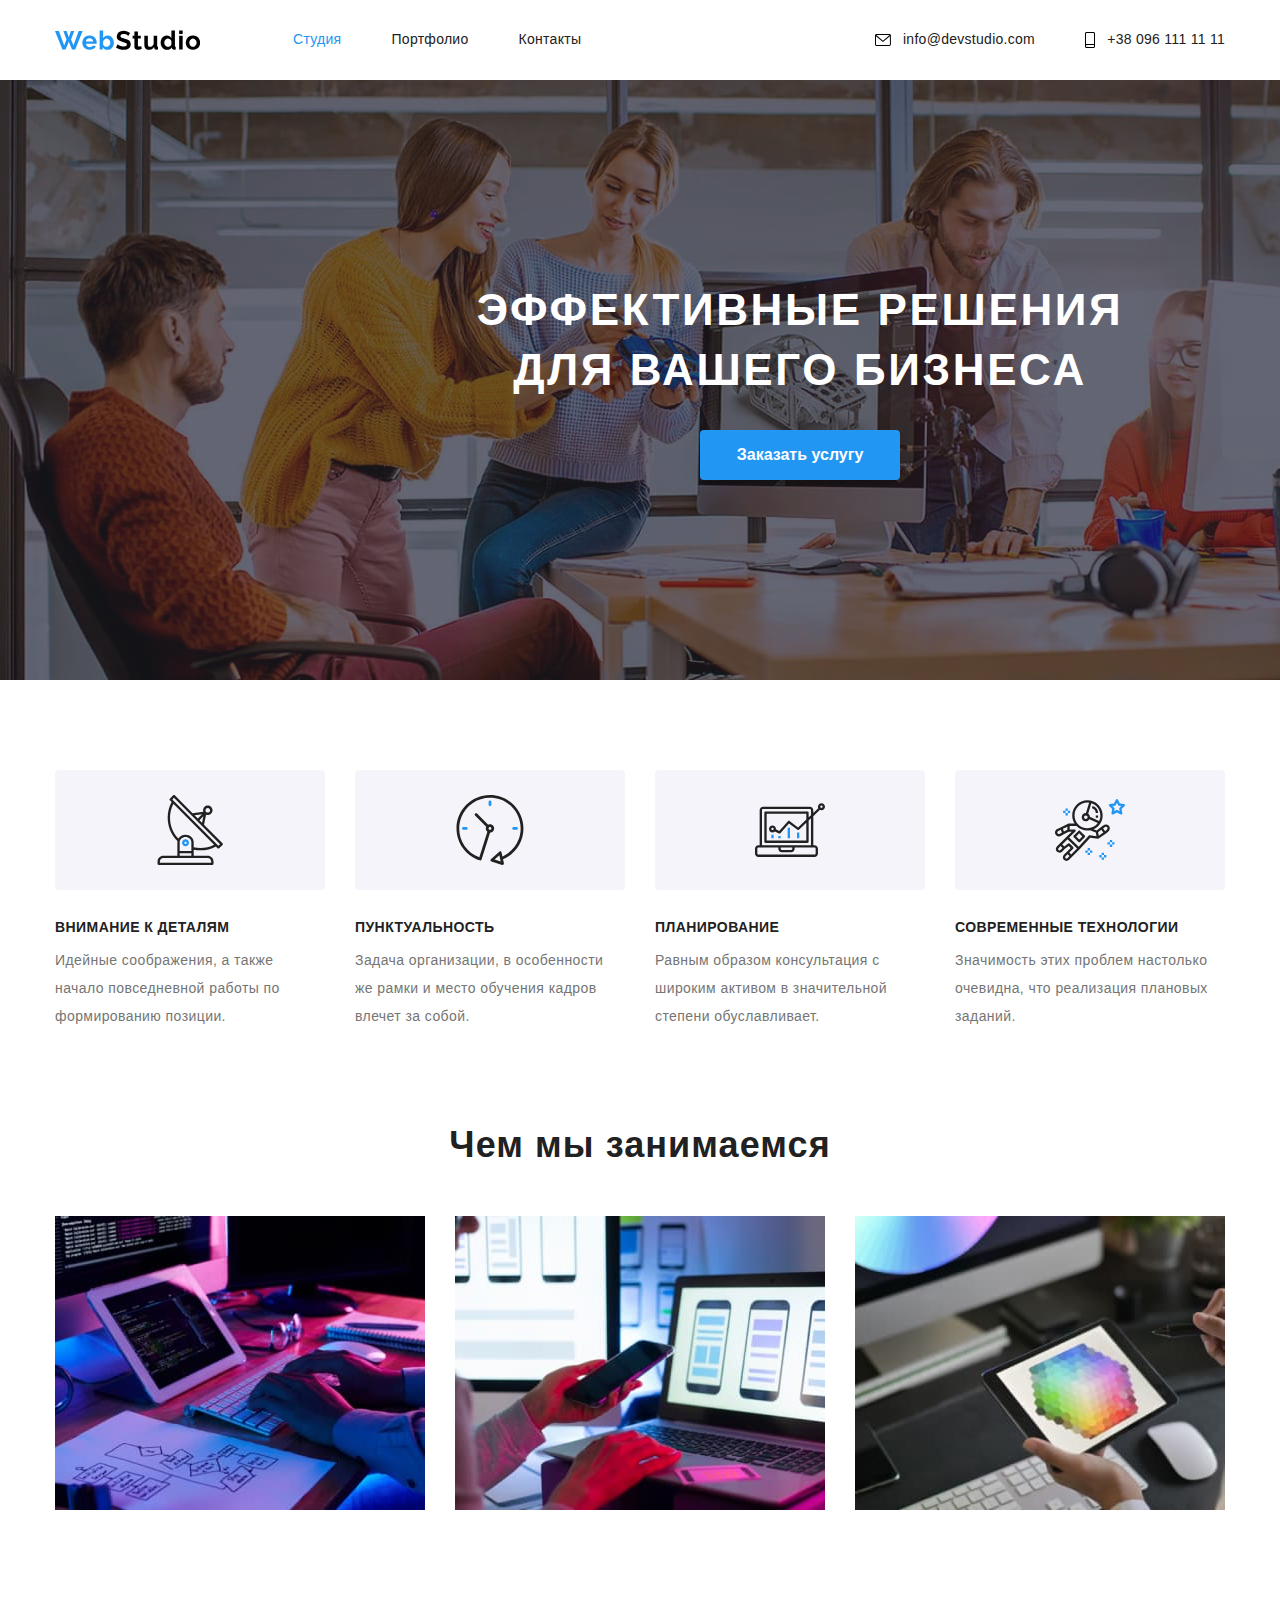
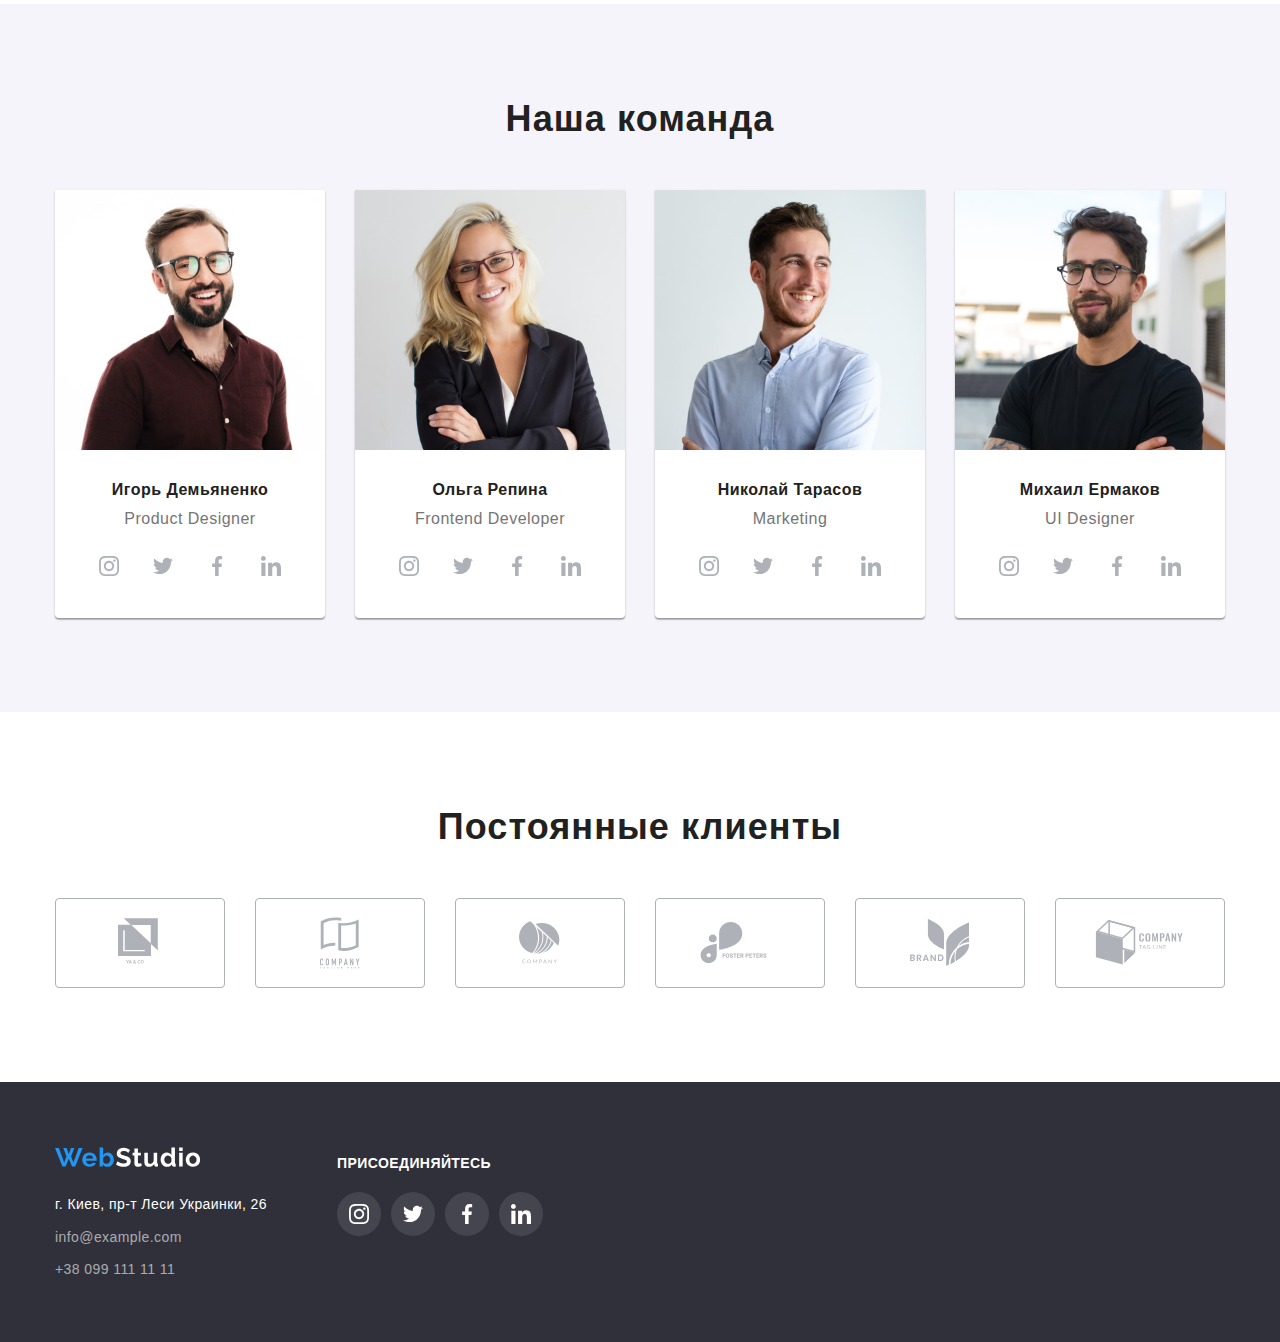
<file: index.html>
<!DOCTYPE html>
<html lang="ru">
  <head>
    <meta charset="utf-8" />
    <title>goit-markup-hw-04</title>

    <link rel="stylesheet" href="./css/style.css" />
  </head>

  <body>
    <!-- Header -->
    <header class="header">
      <div class="container">
        <nav class="main-nav">
          <a class="site-nav" href="./index.html">
            <svg class="icon icon-logo" width="145">
              <use href="./images/sprite.svg#icon-logo"></use>
            </svg>
          </a>

          <ul class="site-nav menu list">
            <li class="item">
              <a href="./index.html" class="link active">Студия</a>
            </li>
            <li class="item">
              <a href="./portfolio.html" class="link">Портфолио</a>
            </li>
            <li class="item"><a href="" class="link">Контакты</a></li>
          </ul>

          <ul class="site-nav contact list">
            <li class="item">
              <a href="mailto:info@devstudio.com" class="link envelope">
                <svg class="icon icon-envelope">
                  <use href="./images/sprite.svg#icon-envelope"></use>
                </svg>
                info@devstudio.com
              </a>
            </li>
            <li class="item">
              <a href="tel:+380961111111" class="link phone">
                <svg class="icon icon-smartphone" width="10px" hight="16px">
                  <use href="./images/sprite.svg#icon-smartphone"></use>
                </svg>
                +38 096 111 11 11
              </a>
            </li>
          </ul>
        </nav>
      </div>
    </header>

    <!-- Main -->
    <main class="main">
      <!-- основной блок с переходом на заказ услуг -->
      <section class="hero">
        <div class="container">
          <h1 class="title">Эффективные решения<br />для вашего бизнеса</h1>
          <a href="./index.html" class="button active">Заказать услугу</a>
        </div>
      </section>

      <!-- Преимущества -->
      <section class="features">
        <div class="container">
          <h2 class="section-title visually-hidden">Преимущества</h2>
          <ul class="features-list list">
            <li class="feature-item item">
              <div class="feature-icon">
                <svg class="icon icon-antena" width="70" height="70">
                  <use href="./images/sprite.svg#icon-antena"></use>
                </svg>
              </div>
              <h3 class="title">Внимание к деталям</h3>
              <p class="description">
                Идейные соображения, а также начало повседневной работы по
                формированию позиции.
              </p>
            </li>
            <li class="feature-item item">
              <div class="feature-icon">
                <svg class="icon icon-clock" width="70" height="70">
                  <use href="./images/sprite.svg#icon-clock"></use>
                </svg>
              </div>
              <h3 class="title">Пунктуальность</h3>
              <p class="description">
                Задача организации, в особенности же рамки и место обучения
                кадров влечет за собой.
              </p>
            </li>
            <li class="feature-item item">
              <div class="feature-icon">
                <svg class="icon icon-diagram" width="70" height="70">
                  <use href="./images/sprite.svg#icon-diagram"></use>
                </svg>
              </div>
              <h3 class="title">Планирование</h3>
              <p class="description">
                Равным образом консультация с широким активом в значительной
                степени обуславливает.
              </p>
            </li>
            <li class="feature-item item">
              <div class="feature-icon">
                <svg class="icon icon-astronaut" width="70" height="70">
                  <use href="./images/sprite.svg#icon-astronaut"></use>
                </svg>
              </div>
              <h3 class="title">Современные технологии</h3>
              <p class="description">
                Значимость этих проблем настолько очевидна, что реализация
                плановых заданий.
              </p>
            </li>
          </ul>
        </div>
      </section>

      <!-- Напрвления деятельности -->
      <section class="section we-doing">
        <div class="container">
          <h2 class="section-title">Чем мы занимаемся</h2>
          <ul class="we-doing-list list">
            <li class="item">
              <img
                class="image"
                src="./images/work_1.jpg"
                width="370"
                alt="пример работы 1"
              />
            </li>
            <li class="item">
              <img
                class="image"
                src="./images/work_2.jpg"
                width="370"
                alt="пример работы 2"
              />
            </li>
            <li class="item">
              <img
                class="image"
                src="./images/work_3.jpg"
                width="370"
                alt="пример работы 3"
              />
            </li>
          </ul>
        </div>
      </section>

      <!-- Камманда -->
      <section class="section command">
        <div class="container">
          <h2 class="section-title">Наша команда</h2>
          <ul class="command-list list">
            <li class="command-item item">
              <img
                class="image"
                src="./images/designer.jpg"
                width="270"
                alt="Игорь Демьяненко"
              />
              <p class="text primary">Игорь Демьяненко</p>
              <p class="text secondary">Product Designer</p>
              <ul class="command-list-icon list">
                <li class="command-icon item">
                  <a href="" class="icon">
                    <svg width="20" height="20">
                      <use href="./images/sprite.svg#icon-instagram"></use>
                    </svg>
                  </a>
                </li>
                <li class="command-icon item">
                  <a href="" class="icon">
                    <svg width="20" height="20">
                      <use href="./images/sprite.svg#icon-twitter"></use>
                    </svg>
                  </a>
                </li>
                <li class="command-icon item">
                  <a href="" class="icon">
                    <svg width="20" height="20">
                      <use href="./images/sprite.svg#icon-facebook"></use>
                    </svg>
                  </a>
                </li>
                <li class="command-icon item">
                  <a href="" class="icon">
                    <svg width="20" height="20">
                      <use href="./images/sprite.svg#icon-linkedin"></use>
                    </svg>
                  </a>
                </li>
              </ul>
            </li>
            <li class="command-item item">
              <img
                class="image"
                src="./images/developer.jpg"
                width="270"
                alt="Ольга Репина"
              />
              <p class="text primary">Ольга Репина</p>
              <p class="text secondary">Frontend Developer</p>
              <ul class="command-list-icon list">
                <li class="command-icon item">
                  <a href="" class="icon">
                    <svg width="20" height="20">
                      <use href="./images/sprite.svg#icon-instagram"></use>
                    </svg>
                  </a>
                </li>
                <li class="command-icon item">
                  <a href="" class="icon">
                    <svg width="20" height="20">
                      <use href="./images/sprite.svg#icon-twitter"></use>
                    </svg>
                  </a>
                </li>
                <li class="command-icon item">
                  <a href="" class="icon">
                    <svg width="20" height="20">
                      <use href="./images/sprite.svg#icon-facebook"></use>
                    </svg>
                  </a>
                </li>
                <li class="command-icon item">
                  <a href="" class="icon">
                    <svg width="20" height="20">
                      <use href="./images/sprite.svg#icon-linkedin"></use>
                    </svg>
                  </a>
                </li>
              </ul>
            </li>
            <li class="command-item item">
              <img
                class="image"
                src="./images/marketing.jpg"
                width="270"
                alt="Николай Тарасов"
              />
              <p class="text primary">Николай Тарасов</p>
              <p class="text secondary">Marketing</p>
              <ul class="command-list-icon list">
                <li class="command-icon item">
                  <a href="" class="icon">
                    <svg width="20" height="20">
                      <use href="./images/sprite.svg#icon-instagram"></use>
                    </svg>
                  </a>
                </li>
                <li class="command-icon item">
                  <a href="" class="icon">
                    <svg width="20" height="20">
                      <use href="./images/sprite.svg#icon-twitter"></use>
                    </svg>
                  </a>
                </li>
                <li class="command-icon item">
                  <a href="" class="icon">
                    <svg width="20" height="20">
                      <use href="./images/sprite.svg#icon-facebook"></use>
                    </svg>
                  </a>
                </li>
                <li class="command-icon item">
                  <a href="" class="icon">
                    <svg width="20" height="20">
                      <use href="./images/sprite.svg#icon-linkedin"></use>
                    </svg>
                  </a>
                </li>
              </ul>
            </li>
            <li class="command-item item">
              <img
                class="image"
                src="./images/ui_designer.jpg"
                width="270"
                alt="Михаил Ермаков"
              />
              <p class="text primary">Михаил Ермаков</p>
              <p class="text secondary">UI Designer</p>
              <ul class="command-list-icon list">
                <li class="command-icon item">
                  <a href="" class="icon">
                    <svg width="20" height="20">
                      <use href="./images/sprite.svg#icon-instagram"></use>
                    </svg>
                  </a>
                </li>
                <li class="command-icon item">
                  <a href="" class="icon">
                    <svg width="20" height="20">
                      <use href="./images/sprite.svg#icon-twitter"></use>
                    </svg>
                  </a>
                </li>
                <li class="command-icon item">
                  <a href="" class="icon">
                    <svg width="20" height="20">
                      <use href="./images/sprite.svg#icon-facebook"></use>
                    </svg>
                  </a>
                </li>
                <li class="command-icon item">
                  <a href="" class="icon">
                    <svg width="20" height="20">
                      <use href="./images/sprite.svg#icon-linkedin"></use>
                    </svg>
                  </a>
                </li>
              </ul>
            </li>
          </ul>
        </div>
      </section>

      <!-- Клиенты -->
      <section class="section clients">
        <div class="container">
          <h2 class="section-title">Постоянные клиенты</h2>
          <ul class="clients-list list">
            <li class="item">
              <a href="" class="clients-item link">
                <svg class="icon" width="44" height="49">
                  <use href="./images/sprite.svg#icon-client_1"></use>
                </svg>
              </a>
            </li>
            <li class="item">
              <a href="" class="clients-item link">
                <svg class="icon" width="40" height="52">
                  <use href="./images/sprite.svg#icon-client_2"></use>
                </svg>
              </a>
            </li>
            <li class="item">
              <a href="" class="clients-item link">
                <svg class="icon" width="41" height="43">
                  <use href="./images/sprite.svg#icon-client_3"></use>
                </svg>
              </a>
            </li>
            <li class="item">
              <a href="" class="clients-item link">
                <svg class="icon" width="80" height="42">
                  <use href="./images/sprite.svg#icon-client_4"></use>
                </svg>
              </a>
            </li>
            <li class="item">
              <a href="" class="clients-item link">
                <svg class="icon" width="59" height="47">
                  <use href="./images/sprite.svg#icon-client_5"></use>
                </svg>
              </a>
            </li>
            <li class="item">
              <a href="" class="clients-item link">
                <svg class="icon" width="89" height="45">
                  <use href="./images/sprite.svg#icon-client_6"></use>
                </svg>
              </a>
            </li>
          </ul>
        </div>
      </section>
    </main>

    <!-- Footer -->
    <!-- Координаты и как связаться -->
    <footer class="footer">
      <div class="container footer-list">
        <div class="footer-contact item">
          <a class="site-nav" href="./index.html">
            <svg class="logo icon icon-logo" width="145">
              <use href="./images/sprite.svg#icon-logo-invert"></use>
            </svg>
          </a>
          <address class="footer-address">
            <p class="item address">г. Киев, пр-т Леси Украинки, 26</p>
            <p class="item contact-us">info@example.com</p>
            <p class="item contact-us">+38 099 111 11 11</p>
          </address>
        </div>
        <div class="footer-join item">
          <p class="title">присоединяйтесь</p>
          <ul class="social-list list">
            <li class="list-item">
              <a href="" class="link-item">
                <svg class="icon" width="20" height="20">
                  <use href="./images/sprite.svg#icon-instagram"></use>
                </svg>
              </a>
            </li>
            <li class="list-item">
              <a href="" class="link-item">
                <svg class="icon" width="20" height="20">
                  <use href="./images/sprite.svg#icon-twitter"></use>
                </svg>
              </a>
            </li>
            <li class="list-item">
              <a href="" class="link-item">
                <svg class="icon" width="20" height="20">
                  <use href="./images/sprite.svg#icon-facebook"></use>
                </svg>
              </a>
            </li>
            <li class="list-item">
              <a href="" class="link-item">
                <svg class="icon" width="20" height="20">
                  <use href="./images/sprite.svg#icon-linkedin"></use>
                </svg>
              </a>
            </li>
          </ul>
        </div>
      </div>
    </footer>
  </body>
</html>
</file>
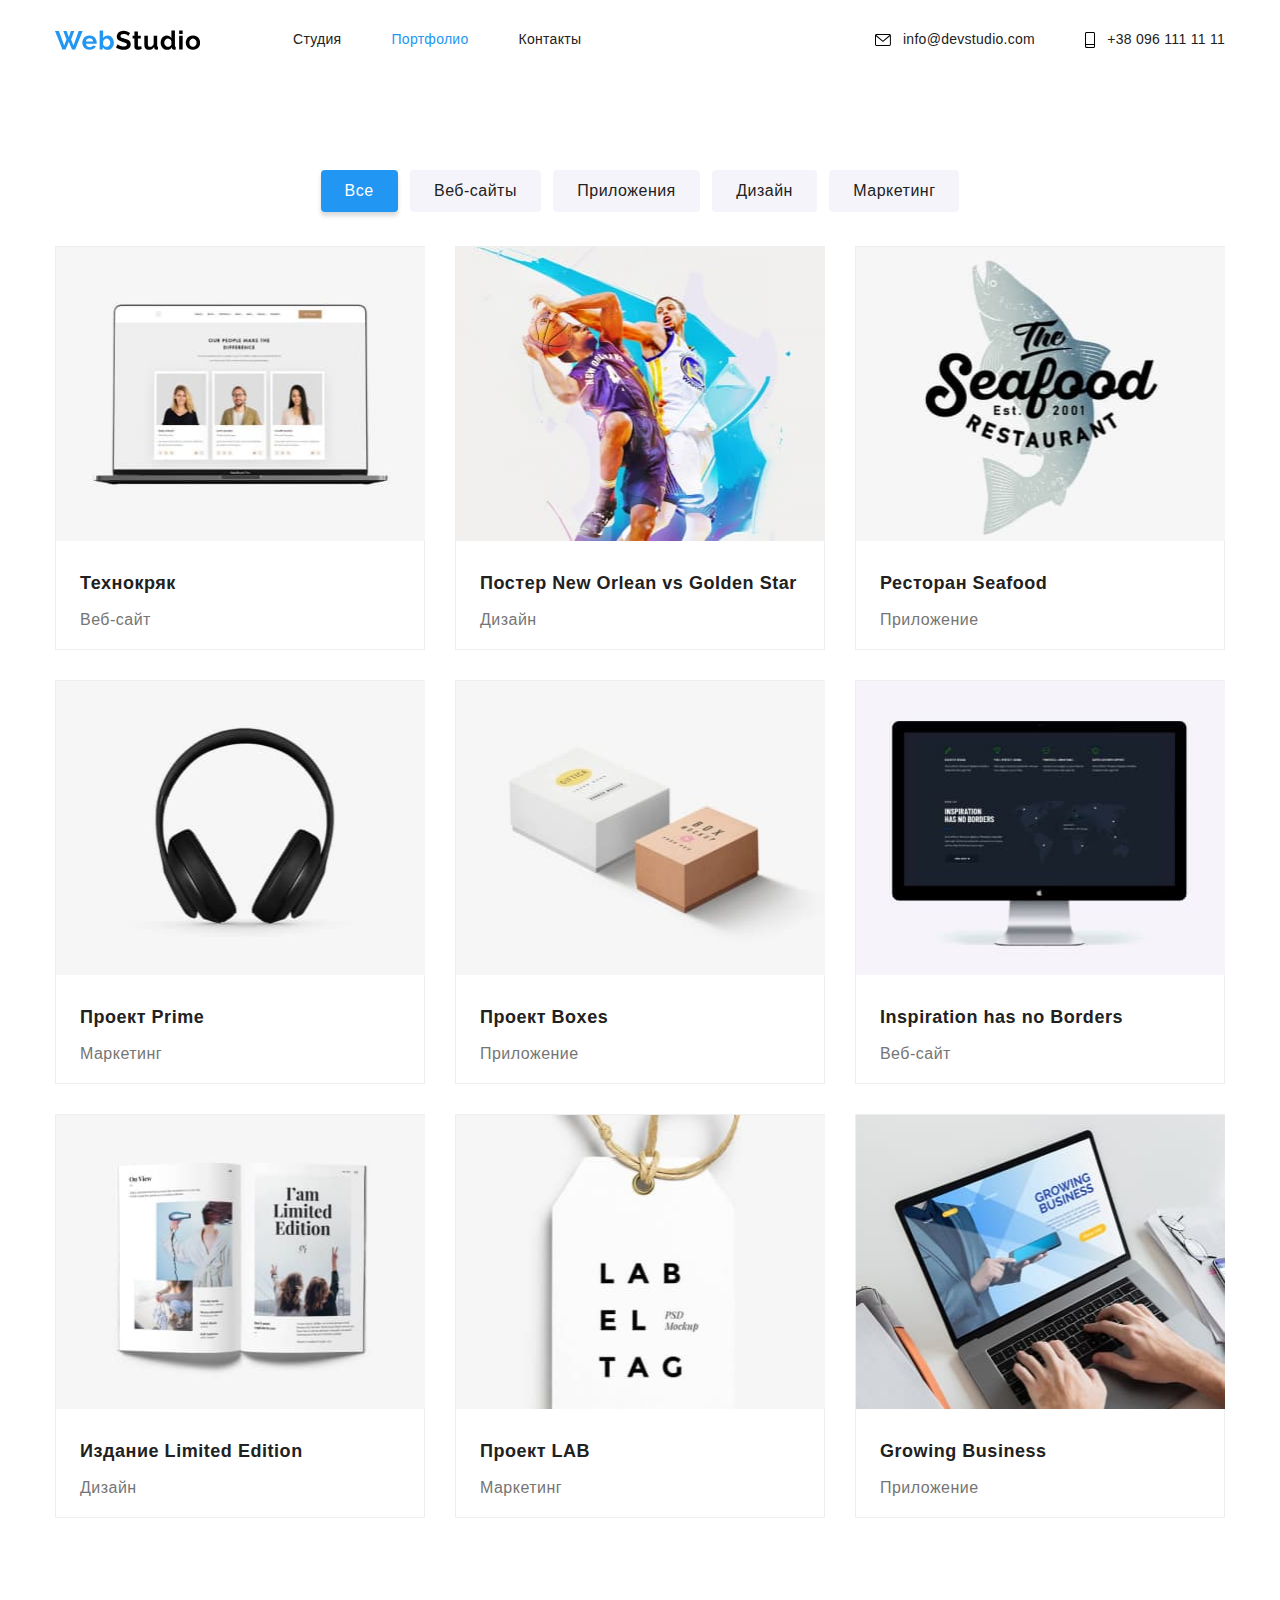
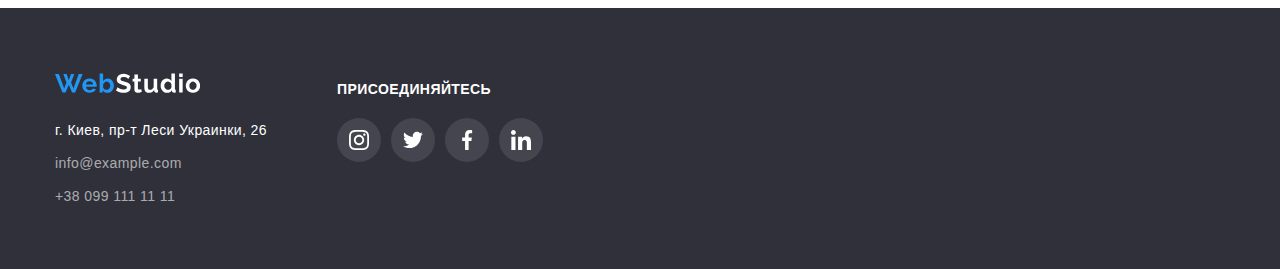
<file: portfolio.html>
<!DOCTYPE html>
<html lang="ru">
  <head>
    <meta charset="utf-8" />
    <title>goit-markup-hw-04</title>

    <link rel="stylesheet" href="./css/style.css" />
  </head>
  <body>
    <!-- Header -->
    <header class="header">
      <div class="container">
        <nav class="main-nav">
          <a class="site-nav" href="./index.html">
            <svg class="icon icon-logo" width="145">
              <use href="./images/sprite.svg#icon-logo"></use>
            </svg>
          </a>

          <ul class="site-nav menu list">
            <li class="item">
              <a href="./index.html" class="link">Студия</a>
            </li>
            <li class="item">
              <a href="./portfolio.html" class="link active">Портфолио</a>
            </li>
            <li class="item"><a href="" class="link">Контакты</a></li>
          </ul>

          <ul class="site-nav contact list">
            <li class="item">
              <a href="mailto:info@devstudio.com" class="link envelope">
                <svg class="icon icon-envelope">
                  <use href="./images/sprite.svg#icon-envelope"></use>
                </svg>
                info@devstudio.com
              </a>
            </li>
            <li class="item">
              <a href="tel:+380961111111" class="link phone">
                <svg class="icon icon-smartphone" width="10px" hight="16px">
                  <use href="./images/sprite.svg#icon-smartphone"></use>
                </svg>
                +38 096 111 11 11
              </a>
            </li>
          </ul>
        </nav>
      </div>
    </header>

    <!-- Main -->
    <main class="main page-secondary">
      <!-- Portfolio Section -->
      <section class="section">
        <h1 class="section-title visually-hidden">Портфолио</h1>

        <div class="container">
          <!-- Filters -->
          <nav>
            <ul class="filters list">
              <li>
                <button type="button" class="button filter active">Все</button>
                <button type="button" class="button filter">Веб-сайты</button>
                <button type="button" class="button filter">Приложения</button>
                <button type="button" class="button filter">Дизайн</button>
                <button type="button" class="button filter">Маркетинг</button>
              </li>
            </ul>
          </nav>

          <!-- Portfolio -->
          <ul class="portfolio list">
            <li class="item">
              <img
                class="img-item"
                src="./images/technokryak.jpg"
                width="369"
                height="294"
                alt="Технокряк"
              />
              <h2 class="portfolio-title">Технокряк</h2>
              <p class="portfolio-description">Веб-сайт</p>
            </li>
            <li class="item">
              <img
                class="img-item"
                src="./images/poster_star.jpg"
                width="369"
                height="294"
                alt="Постер New Orlean vs Golden Star"
              />
              <h2 class="portfolio-title">Постер New Orlean vs Golden Star</h2>
              <p class="portfolio-description">Дизайн</p>
            </li>
            <li class="item">
              <img
                class="img-item"
                src="./images/seafood.jpg"
                width="369"
                height="294"
                alt="Ресторан Seafood"
              />
              <h2 class="portfolio-title">Ресторан Seafood</h2>
              <p class="portfolio-description">Приложение</p>
            </li>
            <li class="item">
              <img
                class="img-item"
                src="./images/prime.jpg"
                width="369"
                height="294"
                alt="Проект Prime"
              />
              <h2 class="portfolio-title">Проект Prime</h2>
              <p class="portfolio-description">Маркетинг</p>
            </li>
            <li class="item">
              <img
                class="img-item"
                src="./images/boxes.jpg"
                width="369"
                height="294"
                alt="Проект Boxes"
              />
              <h2 class="portfolio-title">Проект Boxes</h2>
              <p class="portfolio-description">Приложение</p>
            </li>
            <li class="item">
              <img
                class="img-item"
                src="./images/inspiration.jpg"
                width="369"
                height="294"
                alt="Inspiration has no Borders"
              />
              <h2 class="portfolio-title">Inspiration has no Borders</h2>
              <p class="portfolio-description">Веб-сайт</p>
            </li>
            <li class="item">
              <img
                class="img-item"
                src="./images/limited_edition.jpg"
                width="369"
                height="294"
                alt="Издание Limited Edition"
              />
              <h2 class="portfolio-title">Издание Limited Edition</h2>
              <p class="portfolio-description">Дизайн</p>
            </li>
            <li class="item">
              <img
                class="img-item"
                src="./images/lab.jpg"
                width="369"
                height="294"
                alt="Проект LAB"
              />
              <h2 class="portfolio-title">Проект LAB</h2>
              <p class="portfolio-description">Маркетинг</p>
            </li>
            <li class="item">
              <img
                class="img-item"
                src="./images/growing_business.jpg"
                width="369"
                height="294"
                alt="Growing Business"
              />
              <h2 class="portfolio-title">Growing Business</h2>
              <p class="portfolio-description">Приложение</p>
            </li>
          </ul>
        </div>
      </section>
    </main>

    <!-- Footer -->
    <!-- Координаты и как связаться -->
    <footer class="footer">
      <div class="container footer-list">
        <div class="footer-contact item">
          <a class="site-nav" href="./index.html">
            <svg class="logo icon icon-logo" width="145">
              <use href="./images/sprite.svg#icon-logo-invert"></use>
            </svg>
          </a>
          <address class="footer-address">
            <p class="item address">г. Киев, пр-т Леси Украинки, 26</p>
            <p class="item contact-us">info@example.com</p>
            <p class="item contact-us">+38 099 111 11 11</p>
          </address>
        </div>
        <div class="footer-join item">
          <p class="title">присоединяйтесь</p>
          <ul class="social-list list">
            <li class="list-item">
              <a href="" class="link-item">
                <svg class="icon" width="20" height="20">
                  <use href="./images/sprite.svg#icon-instagram"></use>
                </svg>
              </a>
            </li>
            <li class="list-item">
              <a href="" class="link-item">
                <svg class="icon" width="20" height="20">
                  <use href="./images/sprite.svg#icon-twitter"></use>
                </svg>
              </a>
            </li>
            <li class="list-item">
              <a href="" class="link-item">
                <svg class="icon" width="20" height="20">
                  <use href="./images/sprite.svg#icon-facebook"></use>
                </svg>
              </a>
            </li>
            <li class="list-item">
              <a href="" class="link-item">
                <svg class="icon" width="20" height="20">
                  <use href="./images/sprite.svg#icon-linkedin"></use>
                </svg>
              </a>
            </li>
          </ul>
        </div>
      </div>
    </footer>
  </body>
</html>
</file>
<file: css/style.css>
html {
  box-sizing: border-box;
}

*,
*::before,
*::after {
  box-sizing: inherit;
}

/* ROOT Variables */

/* Primary color #757575 */
/* Secondary color #212121 */
/* Active color #2196f3 */
/* Primary background color #E5E5E5 */
/* Secondary background color #F5F4FA */

:root {
  --primary-text-color: #757575;
  --secondary-text-color: #212121;
  --active-color: #2196f3;
  --primary-background-color: ##ffffff;
  --secondary-background-color: #f5f4fa;
  --sub-background-color: #c4c4c4;
  --color-white: #ffffff;
  --color-secondary-grey: rgba(255, 255, 255, 0.6);
  --color-secondary-footer-dark-gray: rgba(255, 255, 255, 0.1);
  --color-button: rgba(0, 0, 0, 0.15);
  --background-footer: #2f303a;
  --border-color: #eeeeee;
  --color-icon-gray: #afb1b8;
  --color41: #ffffff;
}

/* Body */
body {
  margin: 0;

  background-color: var(--primary-background-color);
  color: var(--primary-text-color);
  font-family: Roboto, sans-serif;
}

h1,
h2,
h3,
h4,
h5,
h6 {
  margin-bottom: 0;
  margin-top: 0;
}

/* List */
.list {
  list-style: none;

  margin-top: 0;
  margin-bottom: 0;
  padding-left: 0;
  padding-right: 0;
}

/* Images blocks */
.image {
  display: block;
}

/* Container */
.container {
  margin-left: auto;
  margin-right: auto;
  padding-top: 0;
  padding-bottom: 0;
  padding-left: 15px;
  padding-right: 15px;

  width: 1200px;

  /* outline: 1px solid blue; */
}

/* Button */
.button {
  display: inline-block;

  font-weight: 500;
  font-size: 16px;
  line-height: 1.88;
  text-align: center;
  text-decoration: none;

  border-radius: 4px;
  border-color: transparent;
}

/* Icon */
.icon {
  display: inline-block;

  vertical-align: middle;
}

/* LIST */
.list p {
  margin-top: 0;
  margin-bottom: 0;
}

/* HIDEN */
.visually-hidden {
  position: absolute;
  width: 1px;
  height: 1px;
  margin: -1px;
  border: 0;
  padding: 0;
  clip: rect(0 0 0 0);
  overflow: hidden;
}

/* Header */
.header {
  padding-top: 20px;
  padding-bottom: 20px;

  /* outline: 1px solid rgb(17, 148, 0); */
}

/* .header > .container {
    padding-top: 20px;
    padding-bottom: 20px;
} */

/* Navigator */
/* .container > nav {
    outline: 1px solid tomato;
} */

.main-nav {
  display: flex;
  align-items: center;
}

.site-nav {
  display: flex;

  margin-left: 0;
  margin-right: 0;
  padding-left: 0;
}

.site-nav.menu {
  margin-left: 93px;
}

.link {
  font-style: normal;
  font-weight: 500;
  font-size: 14px;
  line-height: 1.14;
  letter-spacing: 0.02em;
  text-decoration: none;
}

.site-nav > .item:not(:last-child) {
  margin-right: 50px;
}

.site-nav .link {
  display: block;
  color: var(--secondary-text-color);

  padding-top: 12px;
  padding-bottom: 12px;
  padding-left: 0;

  /* outline: 1px solid tomato; */
}

.site-nav .link:hover,
.site-nav .link:focus {
  color: var(--active-color);
  fill: var(--active-color);
  /* color: tomato; */

  /* background-color: red; */
}

.site-nav .link.active {
  color: var(--active-color);
}

.site-nav.contact {
  margin-left: auto;
}

.contact > .item {
  display: flex;
}

.icon-envelope {
  width: 16px;
  height: 12px;

  margin-right: 8px;
}

.icon-smartphone {
  width: 10px;
  height: 16px;

  margin-right: 8px;
}

.icon-logo {
  width: 145px;
  height: 31px;
}

/* .icon-envelope:hover,
.icon-envelope:focus,
.icon-smartphone:hover,
.icon-smartphone:focus {
  fill: var(--active-color);
} */

/* .contact .link::before {
  display: inline-block;
  content: "";

  margin-right: 10px;
  vertical-align: middle;
} */

/* .envelope::before {
  width: 16px;
  height: 12px;

  background-image: url("../images/envelope_hover.svg");
  background-position: center;
  background-repeat: no-repeat;
}

.phone::before {
  width: 10px;
  height: 16px;

  background-image: url("../images/smartphone.svg");
  background-position: center;
  background-repeat: no-repeat;
} */

/* background-image: url("../images/envelope_hover.svg"); */

/* MAIN */
/* .main {
    outline: 1px solid teal;
} */

.main.page-secondary {
  padding-top: 90px;
  padding-bottom: 90px;
}

/* Hero */
.hero {
  min-width: 1600px;
  height: 600px;

  margin-right: auto;
  margin-left: auto;
  padding-top: 200px;
  padding-bottom: 200px;

  background-image: linear-gradient(
      to right,
      rgba(47, 48, 58, 0.4),
      rgba(47, 48, 58, 0.4)
    ),
    url("../images/hero.jpg"),
    linear-gradient(
      to right,
      var(--sub-background-color),
      var(--sub-background-color)
    );
  background-repeat: no-repeat;
  background-position: center;
  background-size: cover;

  text-align: center;
  color: var(--secondary-text-color);

  /* outline: 1px solid tomato; */
}

.hero .title {
  margin-bottom: 30px;

  font-weight: 900;
  font-size: 44px;
  line-height: 1.36;
  text-align: center;
  letter-spacing: 0.06em;
  text-transform: uppercase;

  color: var(--color-white);
}

.hero .link {
  background-color: var(--active-color);
  color: var(--color-white);
}

.hero .button.active {
  min-width: 200px;
  height: 50px;
  padding: 10px 32px;

  background-color: var(--active-color);
  box-shadow: 0px 4px 4px var(--color-button);
  color: var(--color-white);

  font-weight: 700;
}

/* Section */
/* .section {
    outline: 1px solid tomato;
} */

.section .section-title {
  color: var(--secondary-text-color);

  font-weight: 700;
  font-size: 36px;
  line-height: 1.16;
  text-align: center;
  letter-spacing: 0.03em;
}

.section .text {
  color: var(--primary-text-color);

  font-weight: 400;
  font-size: 16px;
  line-height: 1.19;
  letter-spacing: 0.03em;
}

.section .text.primary {
  color: var(--secondary-text-color);

  font-weight: 700;
}

.section-title {
  margin-bottom: 50px;

  /* opacity: 0; */
}

/* Features */
.features {
  padding-top: 90px;
  padding-bottom: 94px;

  /* outline: 1px solid tomato; */
}

.features-list {
  display: flex;
}

.features-list > .item {
  width: calc((100% - 90px) / 4);
}

.features-list > .item:not(:last-child) {
  margin-right: 30px;
}

.features-list .title {
  color: var(--secondary-text-color);

  font-weight: 700;
  font-size: 14px;
  line-height: 1.14;
  letter-spacing: 0.03em;
  text-transform: uppercase;

  margin-bottom: 10px;
}

.features-list .description {
  color: var(--primary-text-color);

  font-weight: 400;
  font-size: 14px;
  line-height: 2;
  letter-spacing: 0.03em;
}

.feature-item .feature-icon {
  height: 120px;

  background-color: var(--secondary-background-color);
  background-position: center;
  border-radius: 4px;

  margin-bottom: 30px;
  padding-bottom: 25px;
  padding-top: 25px;
  text-align: center;
}

/* What are we doing */
.section.we-doing {
  padding-bottom: 94px;
}

.we-doing-list {
  display: flex;
}

.we-doing-list > .item {
  width: calc((100% - 60px) / 3);
}

.we-doing-list > .item:not(:last-child) {
  margin-right: 30px;
}

/* Filters */
.filters {
  margin-bottom: 34px;

  text-align: center;
}

.button.filter {
  background-color: var(--secondary-background-color);
  color: var(--secondary-text-color);

  font-weight: 500;
  font-size: 16px;
  line-height: 1.63;
  letter-spacing: 0.03em;

  min-width: 73px;

  padding: 6px 22px;
}

.button.filter:not(:last-child) {
  margin-right: 8px;
}

.button.filter.active,
.button.filter:hover,
.button.filter:focus {
  background-color: var(--active-color);
  box-shadow: 0px 4px 4px var(--color-button);
  border-radius: 4px;
  color: var(--color-white);
}

/* Portfolio */
.portfolio.list {
  display: flex;
  flex-wrap: wrap;

  /* outline: 1px solid tomato; */
}

.portfolio-title {
  color: var(--secondary-text-color);

  font-weight: 700;
  font-size: 18px;
  line-height: 2;
  letter-spacing: 0.03em;

  margin-bottom: 4px;
  margin-left: 24px;
  margin-right: 24px;
}

.portfolio-description {
  display: inline-block;

  font-weight: 400;
  font-size: 16px;
  line-height: 1.87;
  letter-spacing: 0.03em;

  margin-left: 24px;
  margin-right: 24px;
}

.portfolio .img-item {
  margin-bottom: 20px;
}

.portfolio > .item {
  border: 1px solid var(--border-color);

  width: calc((100% - 60px) / 3);
  height: 404px;

  /* background-color: tomato; */
}

.portfolio > .item:not(:nth-child(3n)) {
  margin-right: 30px;
}

.portfolio > .item:not(:nth-last-child(-n + 3)) {
  margin-bottom: 30px;
}

.portfolio > .item:hover {
  box-shadow: 0px 1px 1px rgba(0, 0, 0, 0.12), 0px 4px 4px rgba(0, 0, 0, 0.06),
    1px 4px 6px rgba(0, 0, 0, 0.16);
}

/* Commands */
.command {
  text-align: center;
  background-color: var(--secondary-background-color);

  padding-top: 94px;
  padding-bottom: 94px;
}

.command .image {
  display: inline-block;
  margin-bottom: 30px;
}

.command .text.primary {
  margin-bottom: 10px;
}

.command .text.secondary {
  margin-bottom: 16px;
}

.command-list-icon {
  display: flex;
  justify-content: space-between;
}

.command-list {
  display: flex;
}

.command-list > .item {
  width: calc((100% - 90px) / 4);
  /* height: 428px; */

  padding-bottom: 30px;

  background: #ffffff;
  box-shadow: 0px 1px 3px rgba(0, 0, 0, 0.12), 0px 1px 1px rgba(0, 0, 0, 0.14),
    0px 2px 1px rgba(0, 0, 0, 0.2);
  border-radius: 0px 0px 4px 4px;
}

.command-list > .item:not(:last-child) {
  margin-right: 30px;
}

.command-list .image {
  display: block;
  padding-left: 0px;
  padding-right: 0px;
}

.command-icon {
  display: flex;
}

.command-icon > .icon {
  display: block;
  width: 44px;
  height: 44px;

  border-radius: 50%;
  background-color: var(--color-white);
  fill: var(--color-icon-gray);

  padding: 12px;
  margin-right: auto;
  margin-left: auto;
}

.command-icon:not(:last-child) {
  margin-right: 10px;
}

.command-icon:first-child {
  margin-left: 32px;
}

.command-icon:last-child {
  margin-right: 32px;
}

.command-icon > .icon {
  display: block;
}

.command-icon > .icon:hover {
  background-color: var(--active-color);
  fill: var(--color-white);

  cursor: pointer;
}

/* Clients */
.section.clients {
  padding-top: 94px;
  padding-bottom: 94px;
}

.clients-list {
  display: flex;
}

.clients-list > .item {
  display: block;

  width: calc((100% - 150px) / 6);
  height: 90px;
}

.clients-list > .item:not(:last-child) {
  margin-right: 30px;
}

.clients-item {
  display: flex;

  height: 90px;

  background-color: #fff;
  border: 1px solid var(--color-icon-gray);
  border-radius: 4px;
  fill: var(--color-icon-gray);

  justify-content: center;
  align-items: center;
}

.clients-item:hover {
  border-color: var(--active-color);
  fill: var(--active-color);
}

/* Footer */
.footer {
  background-color: var(--background-footer);

  /* outline: 1px solid tomato; */
}

.footer > .container {
  padding-top: 60px;
  padding-bottom: 60px;
}

.footer .address {
  color: var(--color-white);

  font-style: normal;
  font-weight: 400;
  font-size: 14px;
  line-height: 1.71;
  letter-spacing: 0.03em;

  margin-top: 0px;
  margin-bottom: 9px;
}

.footer .contact-us {
  color: var(--color-secondary-grey);

  font-style: normal;
  font-weight: 400;
  font-size: 14px;
  line-height: 1.71;
  letter-spacing: 0.03em;

  margin-top: 0px;
  margin-bottom: 0px;
}

.footer .contact-us:not(:last-child) {
  margin-bottom: 9px;
}

.footer .logo {
  display: inline-block;
  margin-bottom: 20px;
}

.footer-address > .item:not(:last-child) {
  margin-bottom: 9px;
}

.footer-list {
  display: flex;
}

.footer-list > .item:not(:last-child) {
  margin-right: 70px;
}

.footer-join > .title {
  margin-bottom: 20px;

  font-weight: 900;
  font-size: 14px;
  line-height: 1.14;
  letter-spacing: 0.03em;
  text-transform: uppercase;

  color: var(--color-white);
}

.social-list {
  display: flex;
}

.social-list .link-item {
  display: flex;
  justify-content: center;
  align-items: center;

  width: 44px;
  height: 44px;
  border-radius: 50%;

  background-color: var(--color-secondary-footer-dark-gray);
  fill: var(--color-white);
}

.social-list > .list-item:not(:last-child) {
  margin-right: 10px;
}

.social-list .link-item:hover {
  background-color: var(--active-color);
}

/* TEST */
</file>
